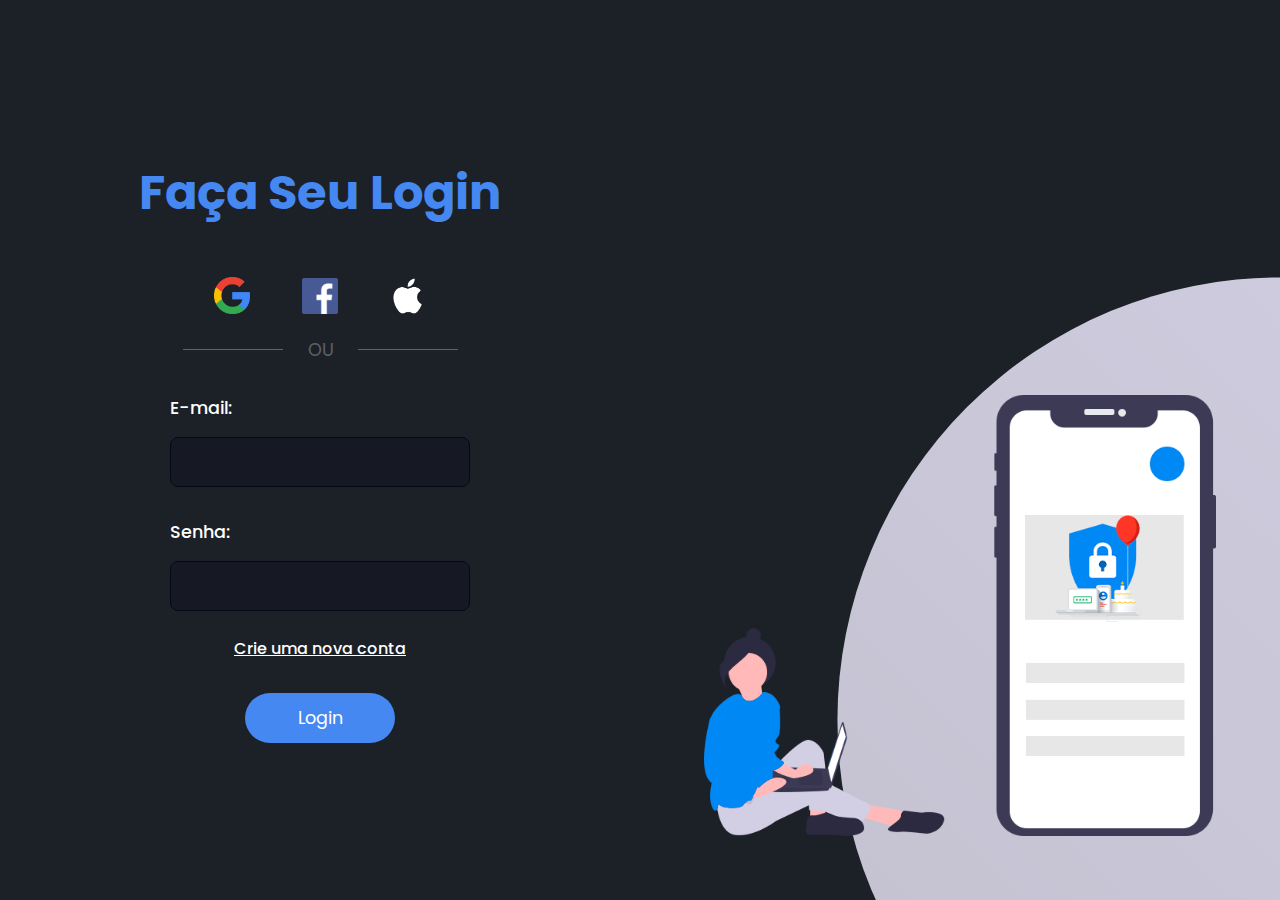
<file: index.html>
<!DOCTYPE html>
<html lang="pt-br">

<head>
    <meta charset="UTF-8">
    <meta http-equiv="X-UA-Compatible" content="IE=edge">
    <meta name="viewport" content="width=device-width, initial-scale=1.0">
    <link rel="shortcut icon" href="./assets/images/Icon 2.png" type="image/x-icon">
    <link rel="stylesheet" href="./assets/css/login.css">
    <title>Página De Login</title>
</head>

<body>
    <main>

        <h1>Faça Seu Login</h1>

        <div class="social-media">

            <a href="#">
                <img src="./assets/images/Google.png" alt="Google">
            </a>

            <a href="#">
                <img src="./assets/images/Facebook.png" alt="Facebook">
            </a>

            <a href="#">
                <img src="./assets/images/Apple.png" alt="Linkedin">
            </a>

        </div>

        <div class="alternative">
            <span>OU</span>
        </div>

        <form action="">

            <label for="email">
                <span>E-mail:</span>
                <input type="email" id="email" name="email">
            </label>

            <label for="password">
                <span>Senha:</span>
                <input type="password" id="password" name="password">
            </label>

            <br>

            <div class="criar">
                <a href="./assets/pages/criar.html">Crie uma nova conta</a>
            </div>

            <input type="submit" value="Login" id="button">
        </form>

    </main>

    <section class="images">
        <img src="./assets/images/Mobile 2.png" alt="Mobile">
        <div class="circle"></div>
    </section>

</body>

</html>
</file>
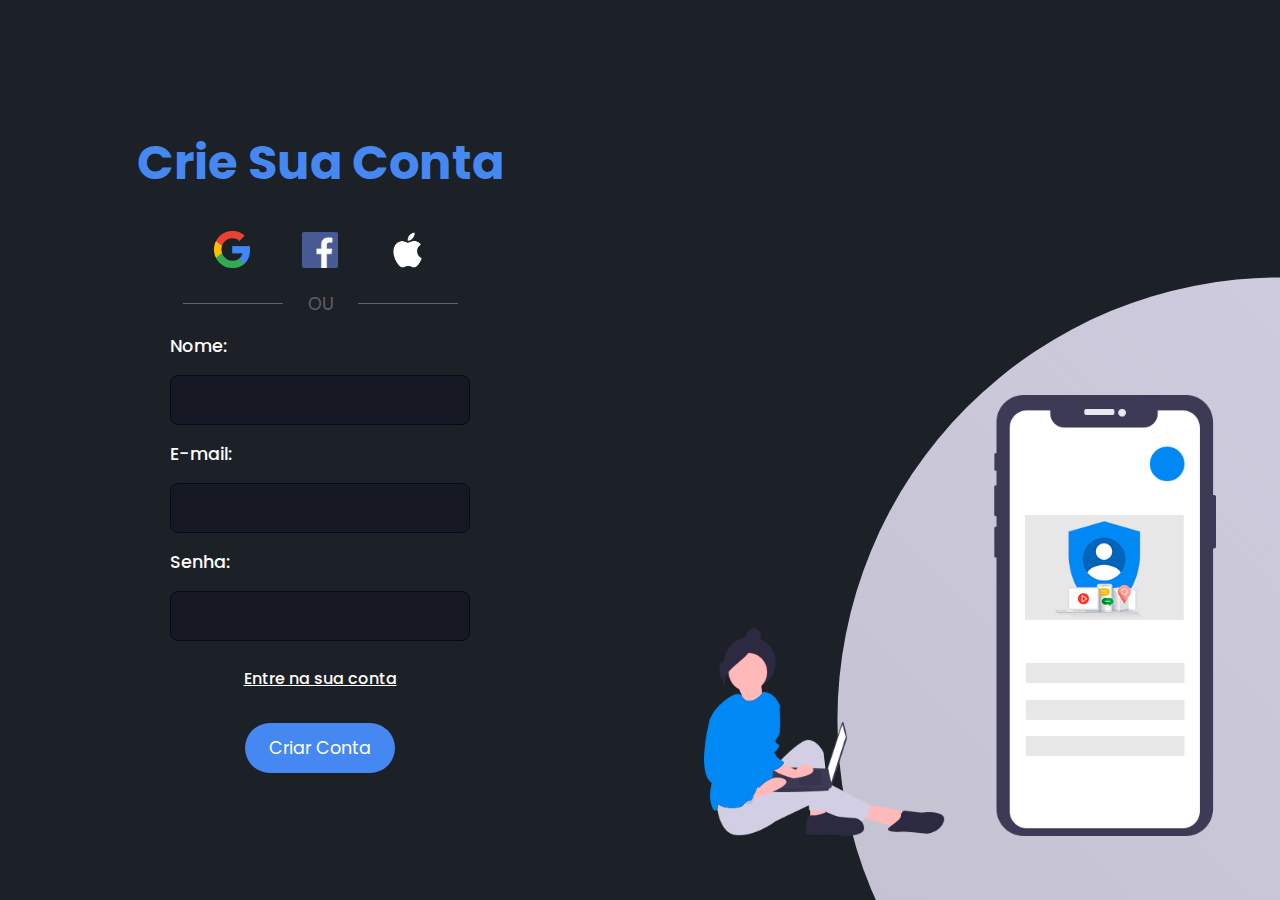
<file: assets/pages/criar.html>
<!DOCTYPE html>
<html lang="pt-br">

<head>
    <meta charset="UTF-8">
    <meta http-equiv="X-UA-Compatible" content="IE=edge">
    <meta name="viewport" content="width=device-width, initial-scale=1.0">
    <link rel="shortcut icon" href="../images/Icon 1.png" type="image/x-icon">
    <title>Página De Criar Conta</title>
    <link rel="stylesheet" href="../css/style.css">
</head>

<body>
    <main>
        <h1>Crie Sua Conta</h1>
        <div class="social-media">
            <a href="#">
                <img src="../images/Google.png" alt="Google">
            </a>
            <a href="#">
                <img src="../images/Facebook.png" alt="Facebook">
            </a>
            <a href="#">
                <img src="../images/Apple.png" alt="Linkedin">
            </a>
        </div>

        <div class="alternative">
            <span>OU</span>
        </div>

        <form action="">
            <label for="name">
                <span>Nome:</span>
                <input type="text" id="name" name="name">
            </label>

            <label for="email">
                <span>E-mail:</span>
                <input type="email" id="email" name="email">
            </label>

            <label for="password">
                <span>Senha:</span>
                <input type="password" id="password" name="password">
            </label>
            <br>
            <div class="entrar">
                <a href="../../index.html">Entre na sua conta</a>
            </div>

            <input type="submit" value="Criar Conta" id="button">
        </form>
    </main>
    <section class="images">
        <img src="../images/Mobile 1.png" alt="Mobile">
        <div class="circle"></div>
    </section>
</body>

</html>
</file>
<file: assets/css/login.css>
@import url('https://fonts.googleapis.com/css2?family=Poppins:wght@100;200;300;400;500;600&display=swap');

* {
    margin: 0;
    padding: 0;
    border: 0;
    box-sizing: border-box;
    font-family: "Poppins", sans-serif;
}

body {
    background: #1c2027;
    color: white;
    font-weight: 500;
    display: flex;
    min-height: 100vh;
    min-width: 100vw;
}


main {
    width: 50vw;
    display: flex;
    flex-direction: column;
    align-items: center;
    justify-content: center;
}

main h1 {
    color: #4688f1;
    font-size: 3rem;
    margin-bottom: 3rem;
    text-align: center;
}

main.social-media {
    display: flex;
    align-content: center;
}

main .social-media a {
    text-decoration: none;
}

main .social-media img {
    width: 36px;
    margin-left: 3rem;
}

main .social-media a:first-child img {
    margin-left: 0;
}

main .alternative {
    margin-top: 1rem;
}

main .alternative span {
    font-size: 1.1rem;
    font-weight: 400;
    color: rgba(255, 255, 255, 0.3);
    position: relative;
}

main .alternative span::before, main .alternative span::after {
    position: absolute;
    content: '';
    height: 1px;
    width: 100px;
    bottom: 50%;
    right: 50px;
    background: rgba(255, 255, 255, 0.3);
}

main .alternative span::after {
    left: 50px;
}

main form {
    display: flex;
    flex-direction: column;
    align-items: center;
}

main form label {
    display: flex;
    flex-direction: column;
}

main form label span {
    font-size: 1.1rem;
    margin-top: 2rem;
}

main form input {
    background: #161923;
    width: 300px;
    height: 50px;
    padding: 0 0.5rem;
    margin-top: 1rem;
    outline: none;
    color: rgba(166, 166, 166);
    font-size: 1rem;
    border: 1px solid #040B18;
    border-radius: 8px;
}

main form input[type="submit"] {
    cursor: pointer;
    width: 50%;
    margin-top: 2rem;
    border: none;
    border-radius: 32px;
    background: #4688f1;
    color: white;
    font-size: 1.1rem;
    transition: all .3s ease-in-out;
}

main form input[type="submit"]:hover {
    background: #2a6ad0;
}

main form .criar a {
 color: white;
}

section.images {
    width: 50vw;
    display: flex;
    align-items: flex-end;
    justify-content: flex-end;
    padding: 4rem;
}

section.images img {
    width: 100%;
}

section.images .circle {
    position: absolute;
    height: 100%;
    width: 100%;
    top: 0;
    left: 0;
    background: linear-gradient(45deg, #bebcc8, #d0cde1);
    clip-path: circle(40% at right 80%);
    z-index: -1;
}

@media only screen and (min-width: 900px) and (max-width: 1200px) {
    section.images img {
        width: 110%;
    }

    section.images .circle {
        clip-path: circle(35% at right 80%);
    }
}

@media only screen and (max-width: 900px) {
    section.images {
        display: none;
        visibility: hidden;
    }

    main {
        width: 100vw;
    }
}

@media only screen and (max-width: 450px) {
    main h1 {
        font-size: 2rem;
    }

    main .alternative span {
        font-size: 0.8rem;
    }

    main form label span, main form input[type="submit"] {
        font-size: 1rem;
    }
}
</file>
<file: assets/css/style.css>
@import url('https://fonts.googleapis.com/css2?family=Poppins:wght@100;200;300;400;500;600&display=swap');

* {
    margin: 0;
    padding: 0;
    border: 0;
    box-sizing: border-box;
    font-family: "Poppins", sans-serif;
}

body {
    background: #1c2027;
    color: white;
    font-weight: 500;
    display: flex;
    min-height: 100vh;
    min-width: 100vw;
}

main {
    width: 50vw;
    display: flex;
    flex-direction: column;
    align-items: center;
    justify-content: center;
}

main h1 {
    color: #4688f1;
    font-size: 3rem;
    margin-bottom: 2rem;
    text-align: center;
}

main.social-media {
    display: flex;
    align-content: center;
}

main .social-media a {
    text-decoration: none;
}

main .social-media img {
    width: 36px;
    margin-left: 3rem;
}

main .social-media a:first-child img {
    margin-left: 0;
}

main .alternative {
    margin-top: 1rem;
}

main .alternative span {
    font-size: 1.1rem;
    font-weight: 400;
    color: rgba(255, 255, 255, 0.3);
    position: relative;
}

main .alternative span::before, main .alternative span::after {
    position: absolute;
    content: '';
    height: 1px;
    width: 100px;
    bottom: 50%;
    right: 50px;
    background: rgba(255, 255, 255, 0.3);
}

main .alternative span::after {
    left: 50px;
}

main form {
    display: flex;
    flex-direction: column;
    align-items: center;
}

main form label {
    display: flex;
    flex-direction: column;
}

main form label span {
    font-size: 1.1rem;
    margin-top: 1rem;
}

main form input {
    background: #161923;
    width: 300px;
    height: 50px;
    padding: 0 0.5rem;
    margin-top: 1rem;
    outline: none;
    color: rgba(166, 166, 166);
    font-size: 1rem;
    border: 1px solid #040B18;
    border-radius: 8px;
}

main form input[type="submit"] {
    cursor: pointer;
    width: 50%;
    margin-top: 2rem;
    border: none;
    border-radius: 32px;
    background: #4688f1;
    color: white;
    font-size: 1.1rem;
    transition: all .3s ease-in-out;
}

main form input[type="submit"]:hover {
    background: #2a6ad0;
}

main form .entrar a{
color: white;
}

section.images {
    width: 50vw;
    display: flex;
    align-items: flex-end;
    justify-content: flex-end;
    padding: 4rem;
}

section.images img {
    width: 100%;
}

section.images .circle {
    position: absolute;
    height: 100%;
    width: 100%;
    top: 0;
    left: 0;
    background: linear-gradient(45deg, #bebcc8, #d0cde1);
    clip-path: circle(40% at right 80%);
    z-index: -1;
}

@media only screen and (min-width: 900px) and (max-width: 1200px) {
    section.images img {
        width: 110%;
    }

    section.images .circle {
        clip-path: circle(35% at right 80%);
    }
}

@media only screen and (max-width: 900px) {
    section.images {
        display: none;
        visibility: hidden;
    }

    main {
        width: 100vw;
    }
}

@media only screen and (max-width: 450px) {
    main h1 {
        font-size: 2rem;
    }

    main .alternative span {
        font-size: 0.8rem;
    }

    main form label span, main form input[type="submit"] {
        font-size: 1rem;
    }
}
</file>
